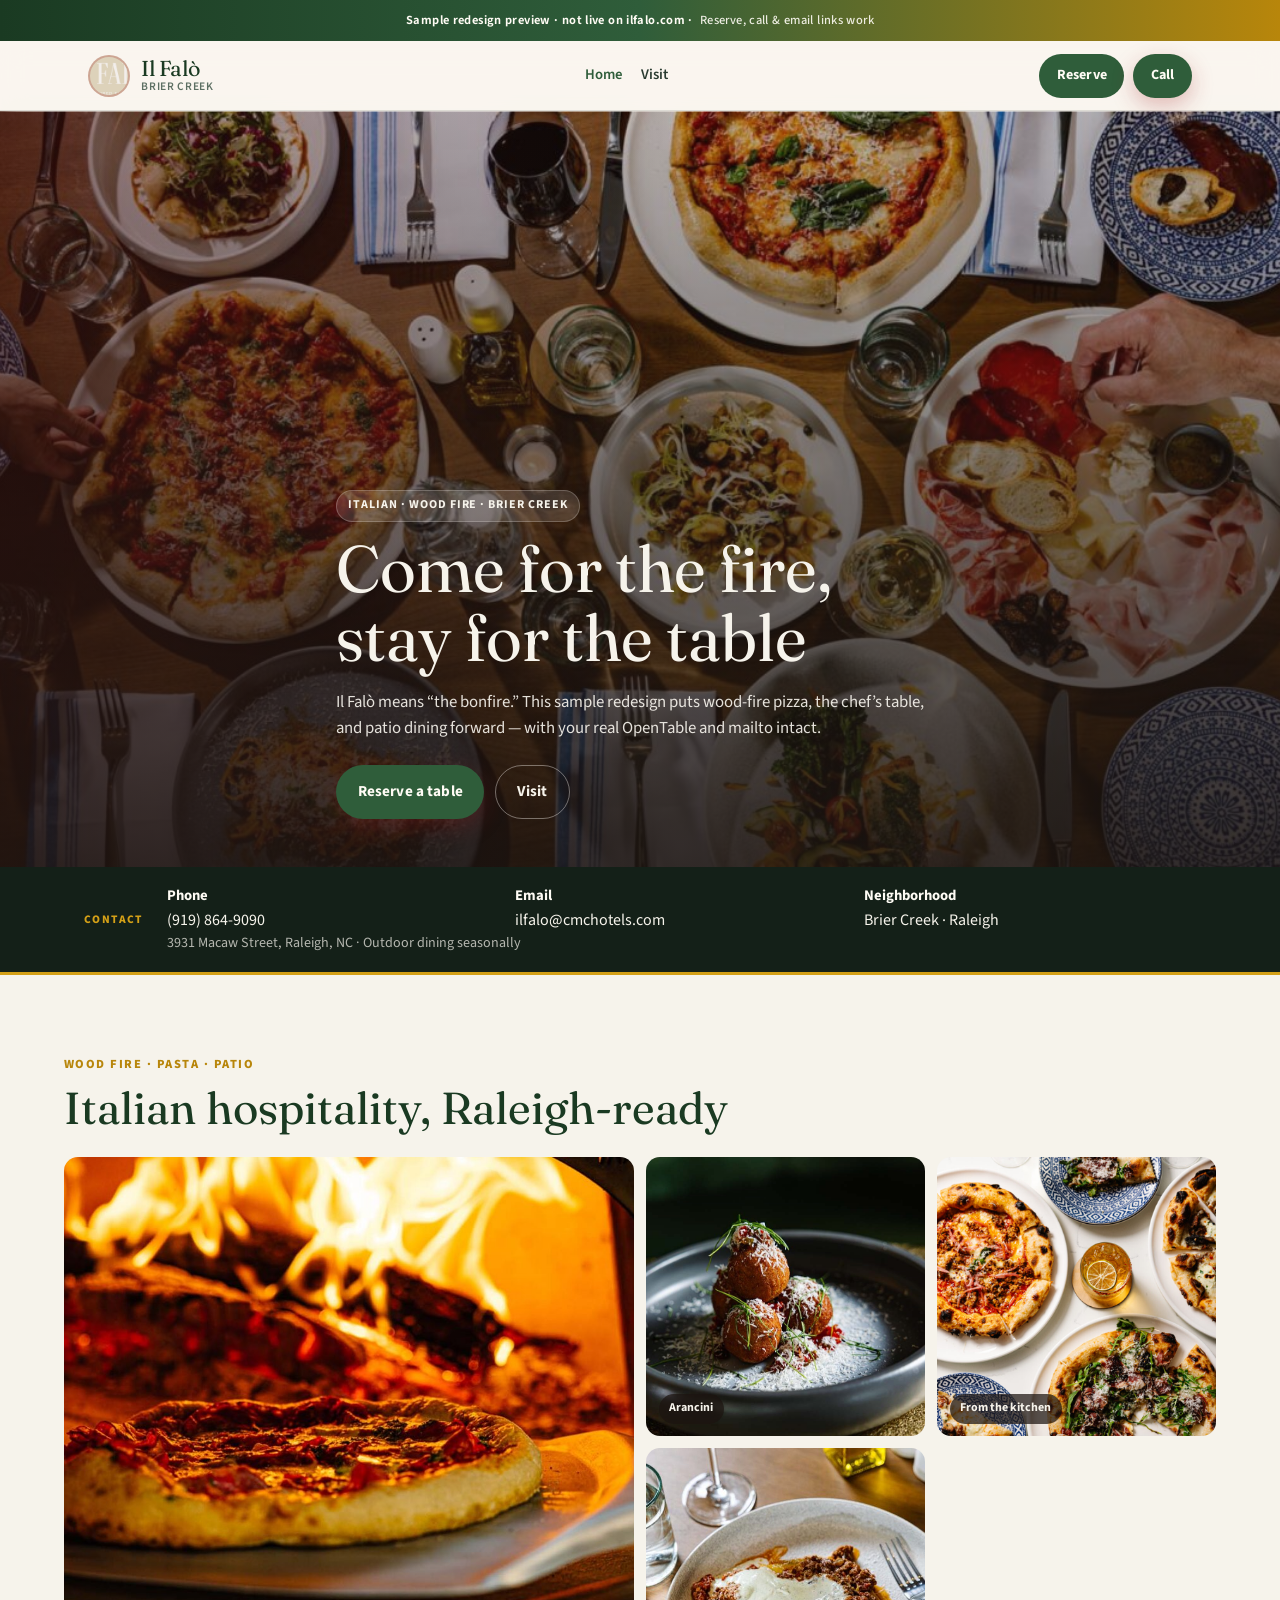
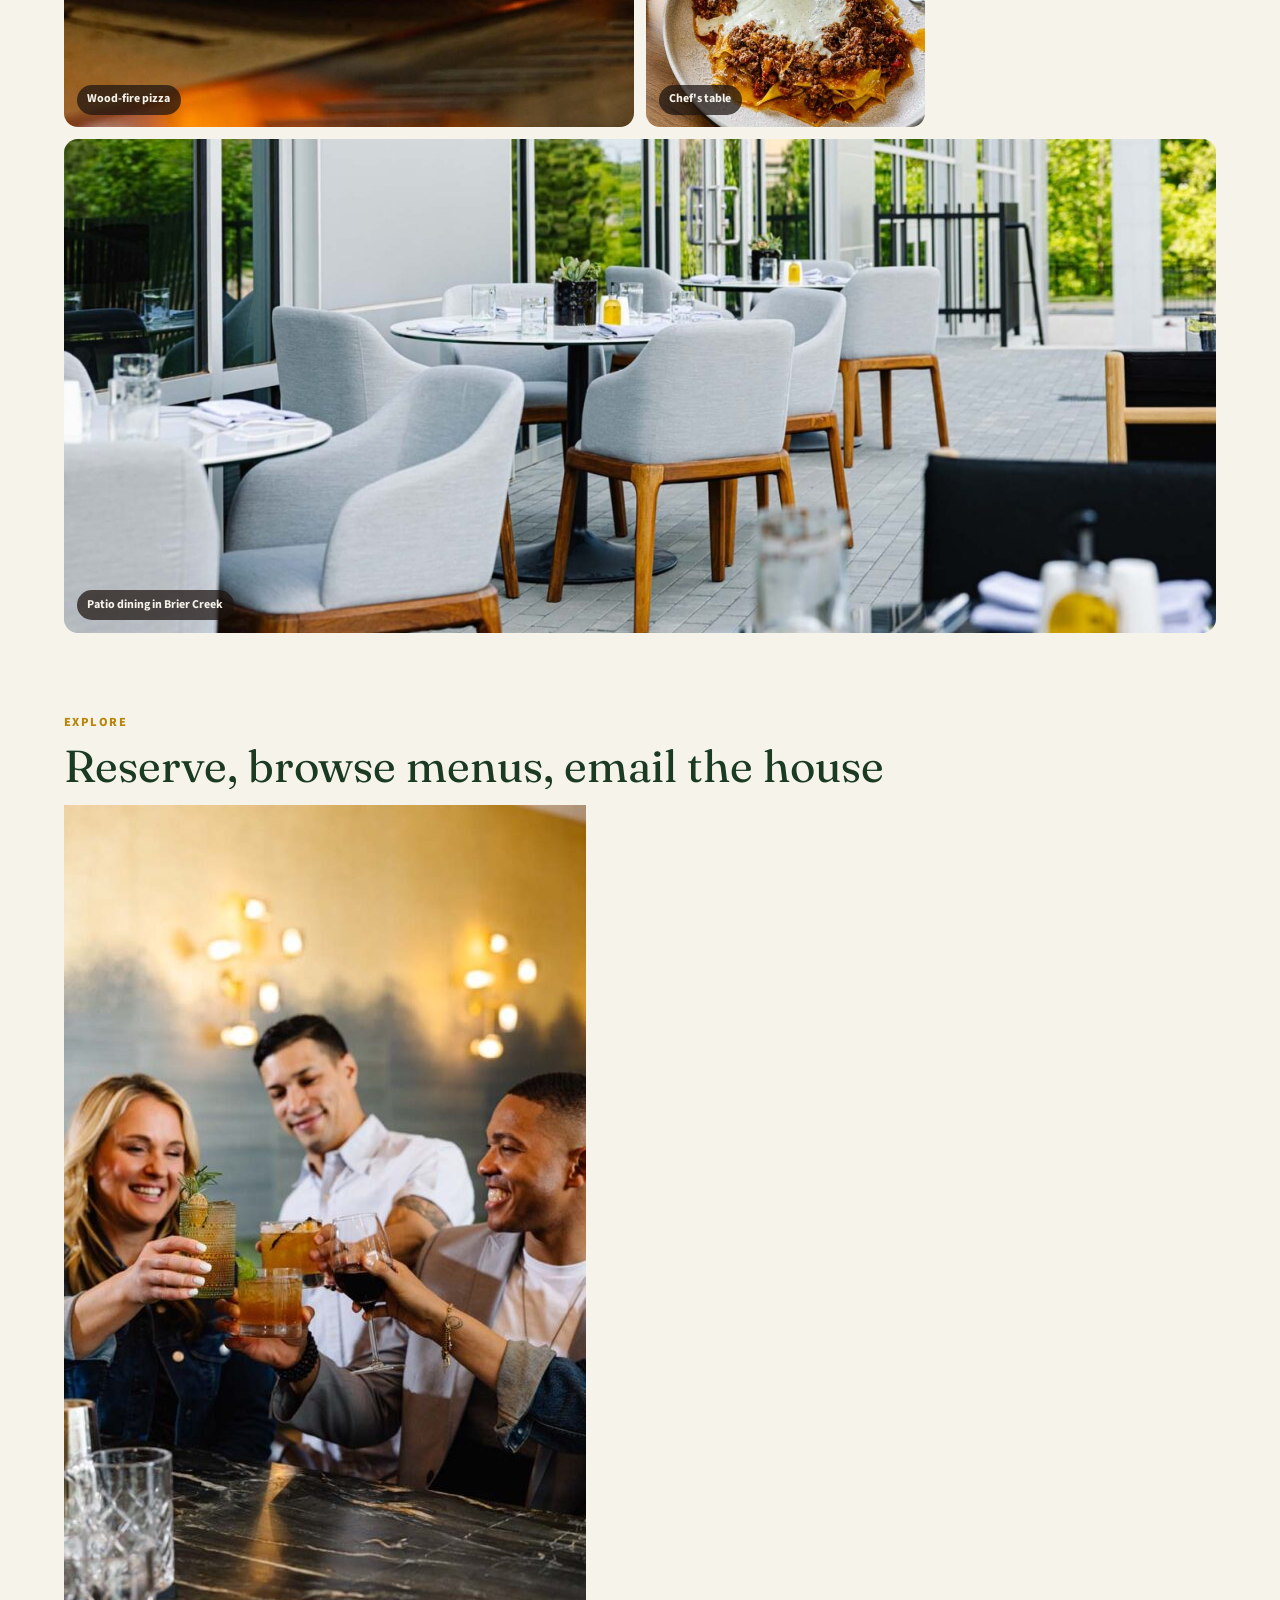
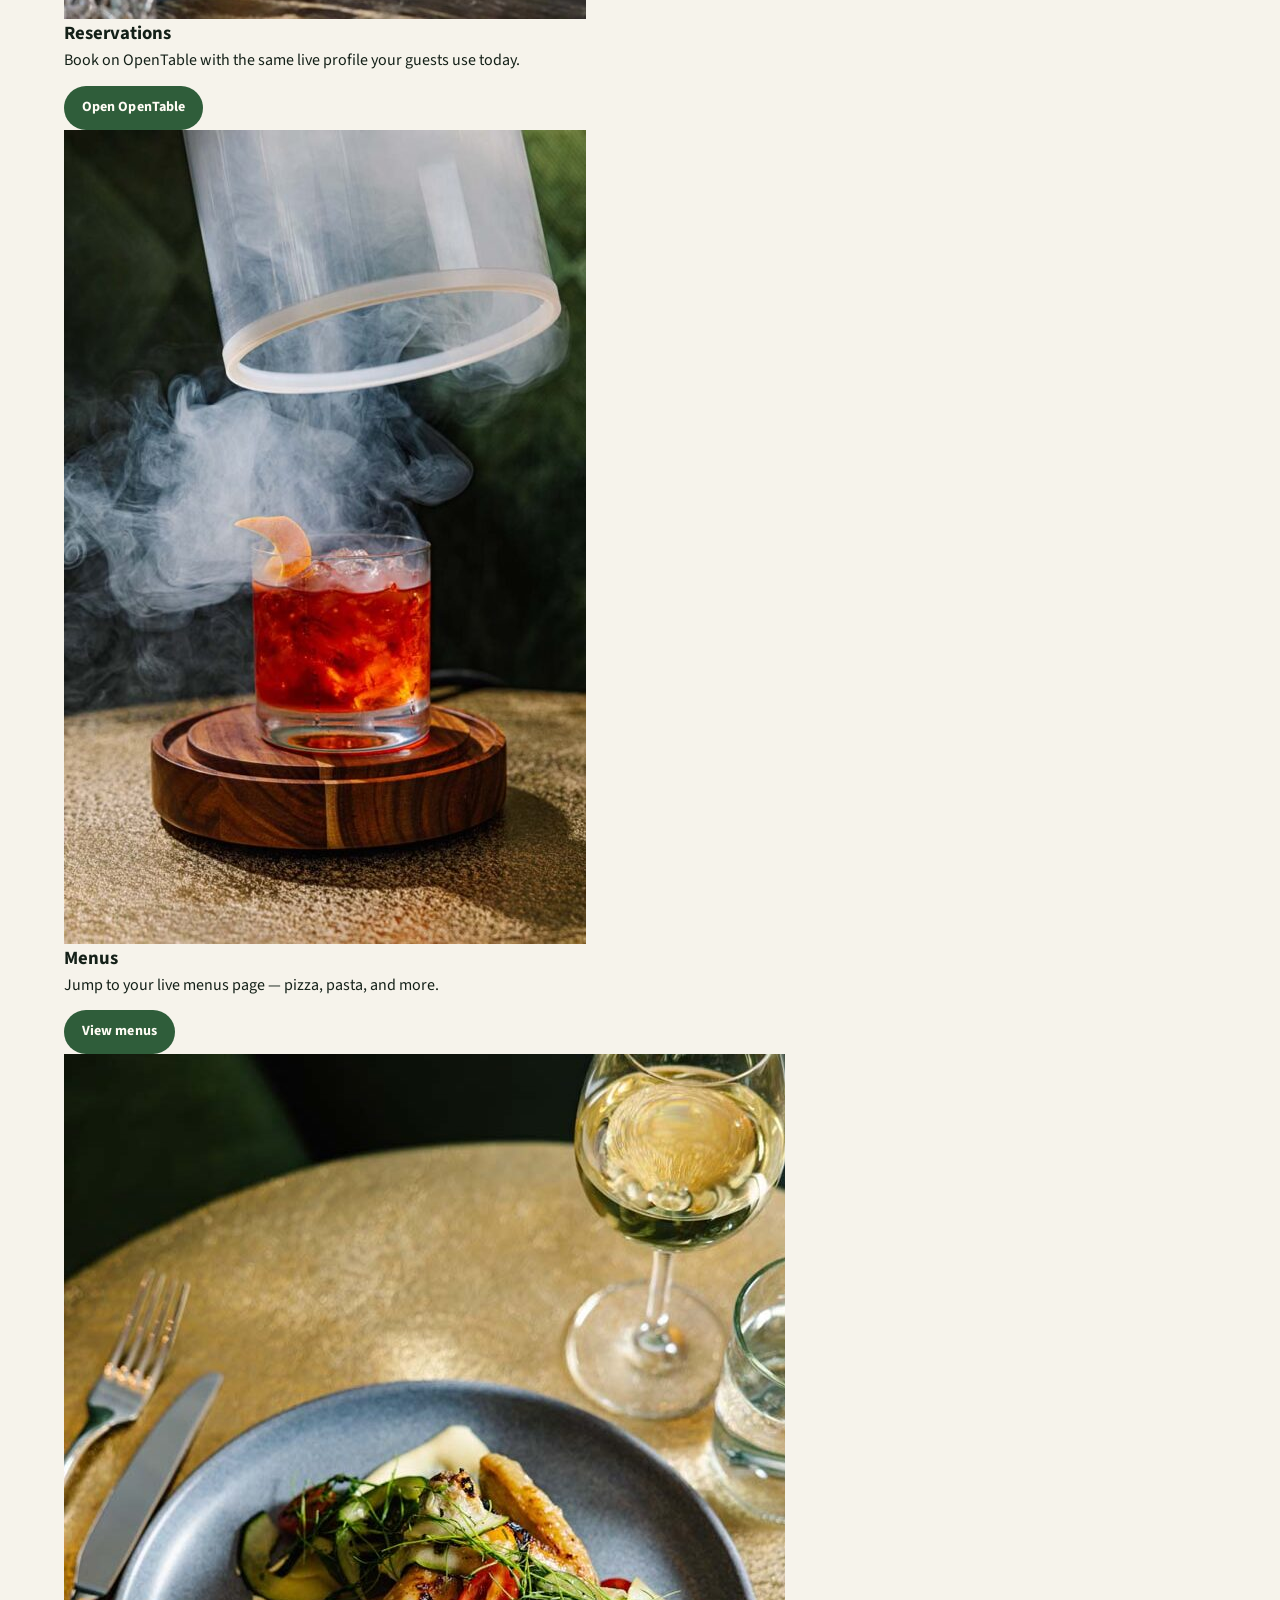
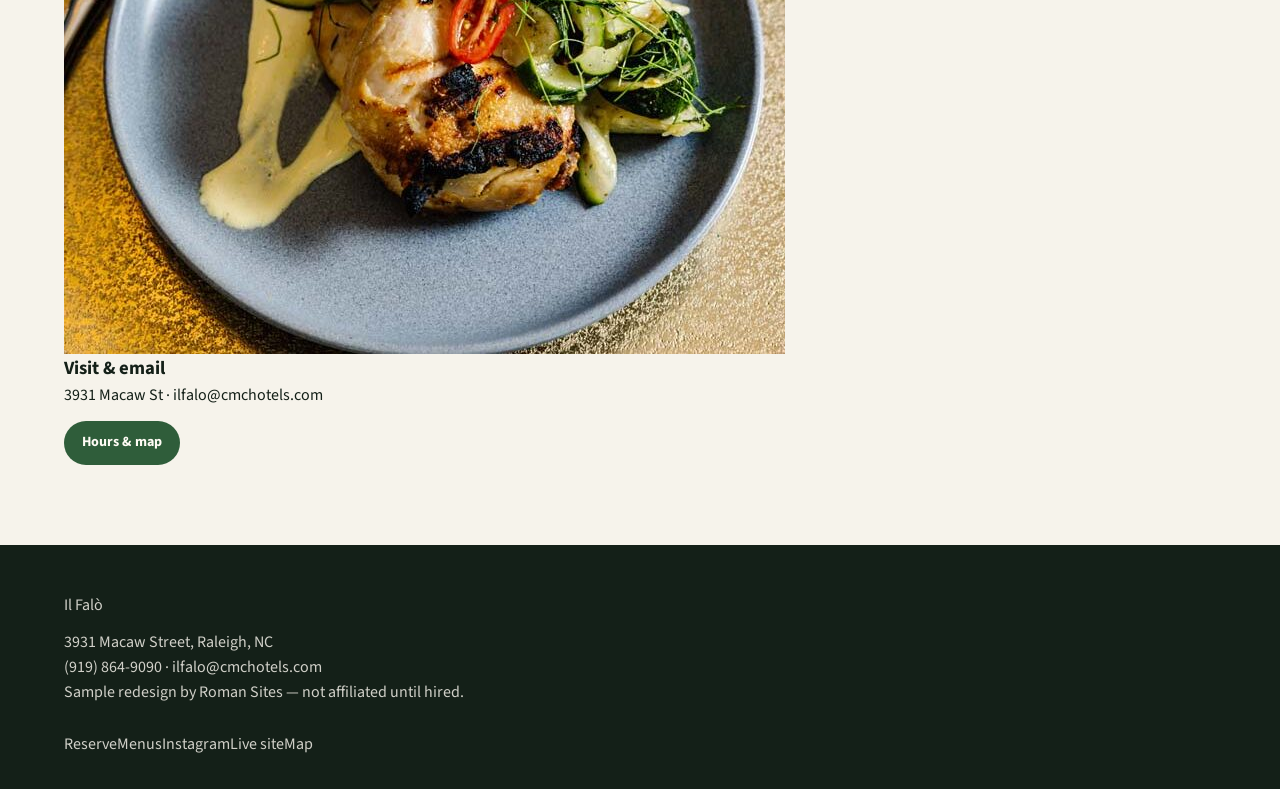
<file: index.html>
<!DOCTYPE html>
<html lang="en">
<head>
<meta charset="utf-8"/>
<meta name="viewport" content="width=device-width, initial-scale=1"/>
<title>Il Falò · Wood-fire Italian in Brier Creek</title>
<meta name="description" content="Il Falò Restaurant — wood-fire pizza and Italian dining in Raleigh's Brier Creek."/>
<link rel="preconnect" href="https://fonts.googleapis.com"/>
<link rel="preconnect" href="https://fonts.gstatic.com" crossorigin/>
<link href="https://fonts.googleapis.com/css2?family=Fraunces:opsz,wght@9..144,500;700&family=Source+Sans+3:wght@400;600;700&display=swap" rel="stylesheet"/>
<link rel="stylesheet" href="assets/styles.css"/>
<link rel="icon" href="assets/logo.png"/>
</head>
<body>
  <div class="preview-banner" role="status">Sample redesign preview · not live on ilfalo.com · <span>Reserve, call &amp; email links work</span></div>
  <header class="site-header">
    <div class="nav-inner">
      <a class="brand" href="index.html"><img class="brand-mark" src="assets/logo.png" alt="Il Falò logo" width="42" height="42"/><span class="brand-text"><span class="brand-name">Il Falò</span><span class="brand-tag">Brier Creek</span></span></a>
      <nav class="nav-links" aria-label="Primary"><a href="index.html" aria-current="page">Home</a><a href="visit.html">Visit</a></nav>
      <div class="nav-ctas">
        <a class="btn btn-secondary" href="https://www.opentable.com/restaurant/profile/1266757/reserve?rid=1266757&amp;restref=1266757" target="_blank" rel="noopener">Reserve</a>
        <a class="btn btn-primary" href="tel:9198649090">Call</a>
        <button class="nav-toggle" type="button" data-nav-toggle aria-expanded="false" aria-controls="mobile-nav" aria-label="Open menu"><span></span></button>
      </div>
    </div>
    <div class="mobile-panel" id="mobile-nav" data-mobile-panel>
      <a href="visit.html">Visit</a>
      <a href="tel:9198649090">Call (919) 864-9090</a>
      <a href="mailto:ilfalo@cmchotels.com">Email ilfalo@cmchotels.com</a>
      <div class="mobile-ctas">
        <a class="btn btn-secondary" href="https://www.opentable.com/restaurant/profile/1266757/reserve?rid=1266757&amp;restref=1266757" target="_blank" rel="noopener">Reserve</a>
        <a class="btn btn-primary" href="tel:9198649090">Call</a>
      </div>
    </div>
  </header>
<main>
<section class="hero">
  <div class="hero-media" aria-hidden="true"><img src="assets/hero.jpg" alt="" width="1600" height="900" fetchpriority="high"/></div>
  <div class="hero-shade" aria-hidden="true"></div>
  <div class="hero-content">
    <p class="eyebrow">Italian · wood fire · Brier Creek</p>
    <h1>Come for the fire, stay for the table</h1>
    <p class="hero-lead">Il Falò means “the bonfire.” This sample redesign puts wood-fire pizza, the chef’s table, and patio dining forward — with your real OpenTable and mailto intact.</p>
    <div class="hero-actions">
      <a class="btn btn-primary btn-lg" href="https://www.opentable.com/restaurant/profile/1266757/reserve?rid=1266757&amp;restref=1266757" target="_blank" rel="noopener">Reserve a table</a>
      <a class="btn btn-ghost btn-lg btn-on-dark" href="visit.html">Visit</a>
    </div>
  </div>
</section>
<aside class="hours-strip" aria-label="Hours"><div class="hours-strip-inner"><div class="hours-label">Contact</div><div><div class="hours-grid"><div><strong>Phone</strong><a href="tel:9198649090">(919) 864-9090</a></div><div><strong>Email</strong><a href="mailto:ilfalo@cmchotels.com">ilfalo@cmchotels.com</a></div><div><strong>Neighborhood</strong>Brier Creek · Raleigh</div></div><p class="hours-note">3931 Macaw Street, Raleigh, NC · Outdoor dining seasonally</p></div></div></aside>
<section class="photo-mosaic section"><div class="section-inner">
<p class="section-kicker">Wood fire · pasta · patio</p>
<h2>Italian hospitality, Raleigh-ready</h2>
<div class="photo-mosaic-grid" style="margin-top:1.5rem">
<figure class="tile"><img src="assets/pizza.jpg" alt="Wood-fire pizza" width="1500" height="1000" loading="lazy"/><figcaption class="tile-caption">Wood-fire pizza</figcaption></figure>
<figure class="tile"><img src="assets/arancini.jpg" alt="Arancini" width="1500" height="1000" loading="lazy"/><figcaption class="tile-caption">Arancini</figcaption></figure>
<figure class="tile"><img src="assets/dish4.jpg" alt="Italian plate" width="1500" height="1000" loading="lazy"/><figcaption class="tile-caption">From the kitchen</figcaption></figure>
<figure class="tile"><img src="assets/chefs.jpg" alt="Chef's table" width="1500" height="1000" loading="lazy"/><figcaption class="tile-caption">Chef's table</figcaption></figure>
<figure class="tile wide"><img src="assets/patio.jpg" alt="Patio dining" width="2000" height="900" loading="lazy"/><figcaption class="tile-caption">Patio dining in Brier Creek</figcaption></figure>
</div></div></section>
<section class="section" style="padding-top:0"><div class="section-inner">
<p class="section-kicker">Explore</p><h2>Reserve, browse menus, email the house</h2>
<div class="card-grid">
<article class="card"><img src="assets/dish1.jpg" alt="Reserve" loading="lazy"/><div class="card-body"><h3>Reservations</h3><p>Book on OpenTable with the same live profile your guests use today.</p><p style="margin-top:.8rem"><a class="btn btn-secondary" href="https://www.opentable.com/restaurant/profile/1266757/reserve?rid=1266757&amp;restref=1266757" target="_blank" rel="noopener">Open OpenTable</a></p></div></article>
<article class="card"><img src="assets/dish2.jpg" alt="Menus" loading="lazy"/><div class="card-body"><h3>Menus</h3><p>Jump to your live menus page — pizza, pasta, and more.</p><p style="margin-top:.8rem"><a class="btn btn-secondary" href="https://www.ilfalo.com/menus/" target="_blank" rel="noopener">View menus</a></p></div></article>
<article class="card"><img src="assets/dish3.jpg" alt="Visit" loading="lazy"/><div class="card-body"><h3>Visit &amp; email</h3><p>3931 Macaw St · <a href="mailto:ilfalo@cmchotels.com">ilfalo@cmchotels.com</a></p><p style="margin-top:.8rem"><a class="btn btn-secondary" href="visit.html">Hours &amp; map</a></p></div></article>
</div>
</div></section>
</main>
  <footer class="site-footer"><div class="footer-inner"><div><div class="footer-brand">Il Falò</div><div class="footer-meta" style="margin-top:.75rem"><p>3931 Macaw Street, Raleigh, NC</p><p><a href="tel:9198649090">(919) 864-9090</a> · <a href="mailto:ilfalo@cmchotels.com">ilfalo@cmchotels.com</a></p><p>Sample redesign by Roman Sites — not affiliated until hired.</p></div></div><div class="footer-links"><a href="https://www.opentable.com/restaurant/profile/1266757/reserve?rid=1266757&amp;restref=1266757" target="_blank" rel="noopener">Reserve</a><a href="https://www.ilfalo.com/menus/" target="_blank" rel="noopener">Menus</a><a href="https://www.instagram.com/ilfaloraleigh/" target="_blank" rel="noopener">Instagram</a><a href="https://www.ilfalo.com/" target="_blank" rel="noopener">Live site</a><a href="https://www.google.com/maps/search/?api=1&amp;query=Il+Falo+3931+Macaw+Street+Raleigh+NC" target="_blank" rel="noopener">Map</a></div></div></footer>
<script src="assets/site.js"></script>
</body></html>
</file>
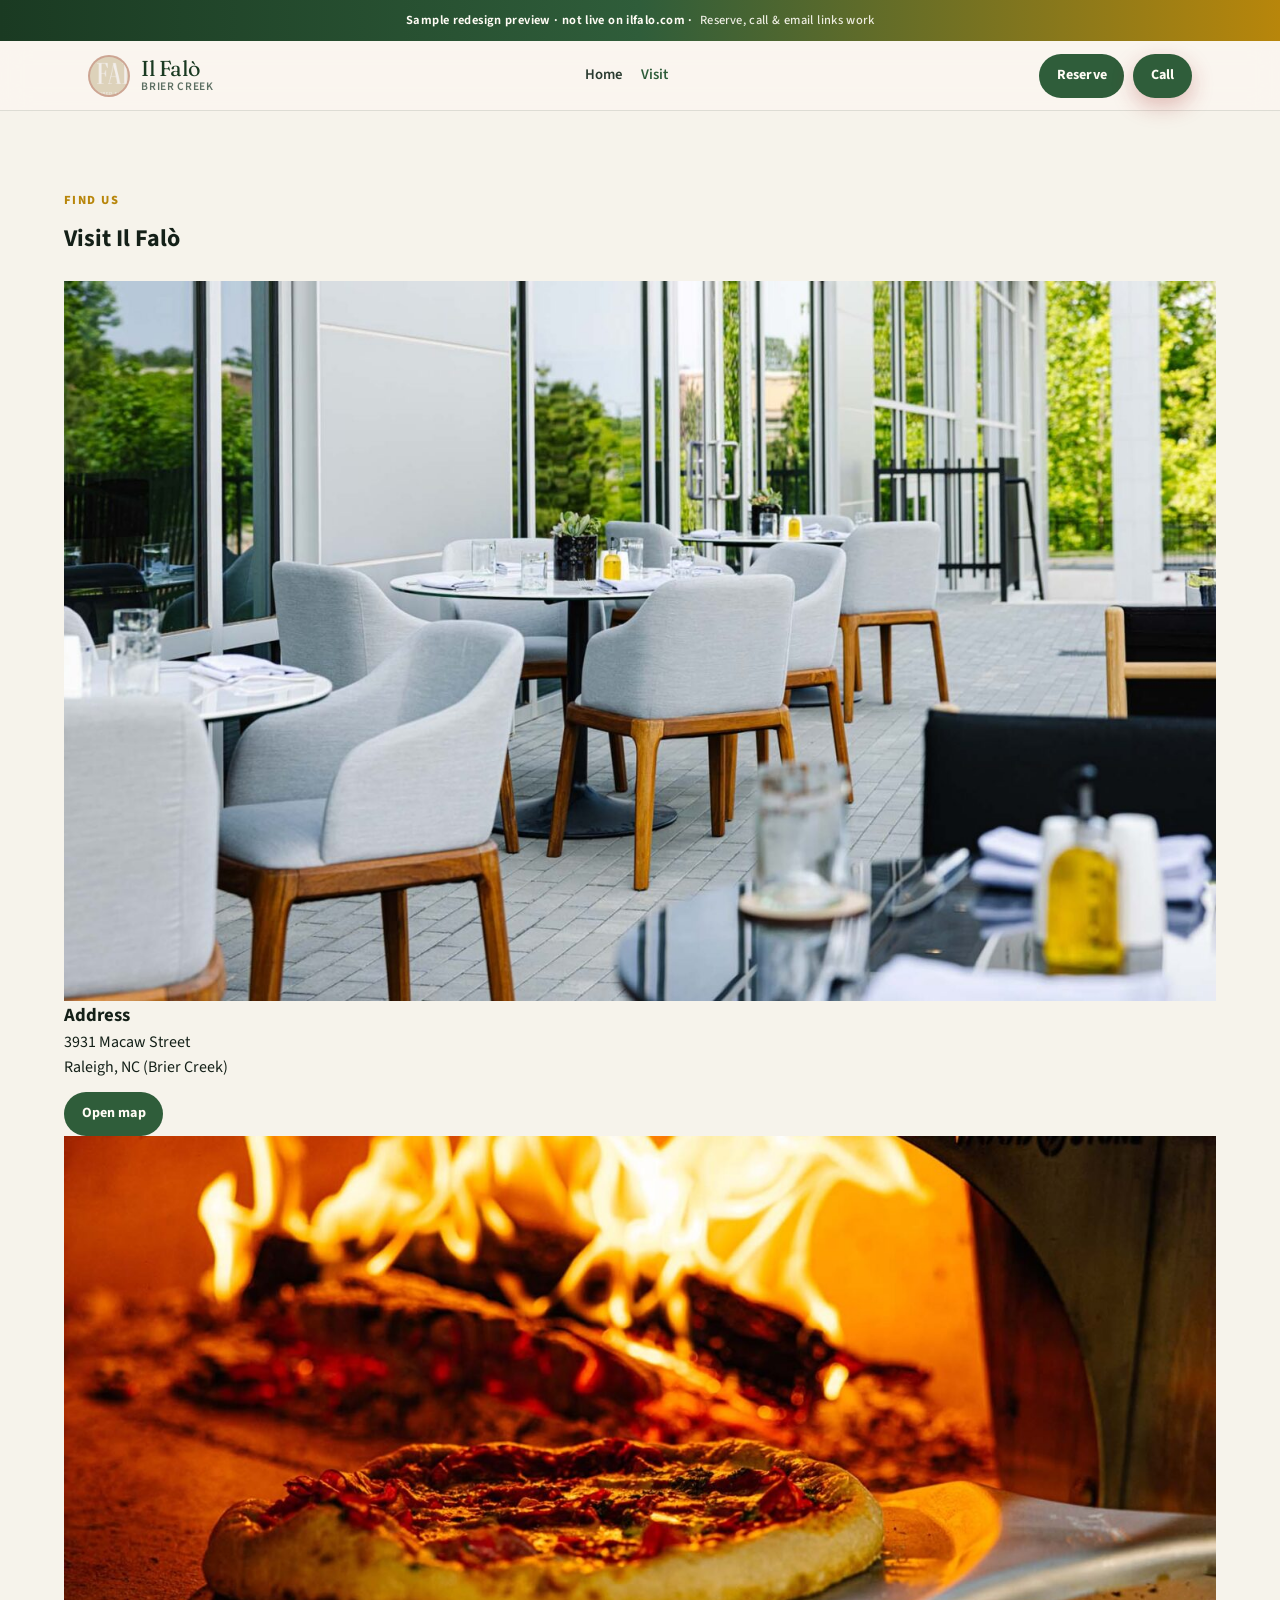
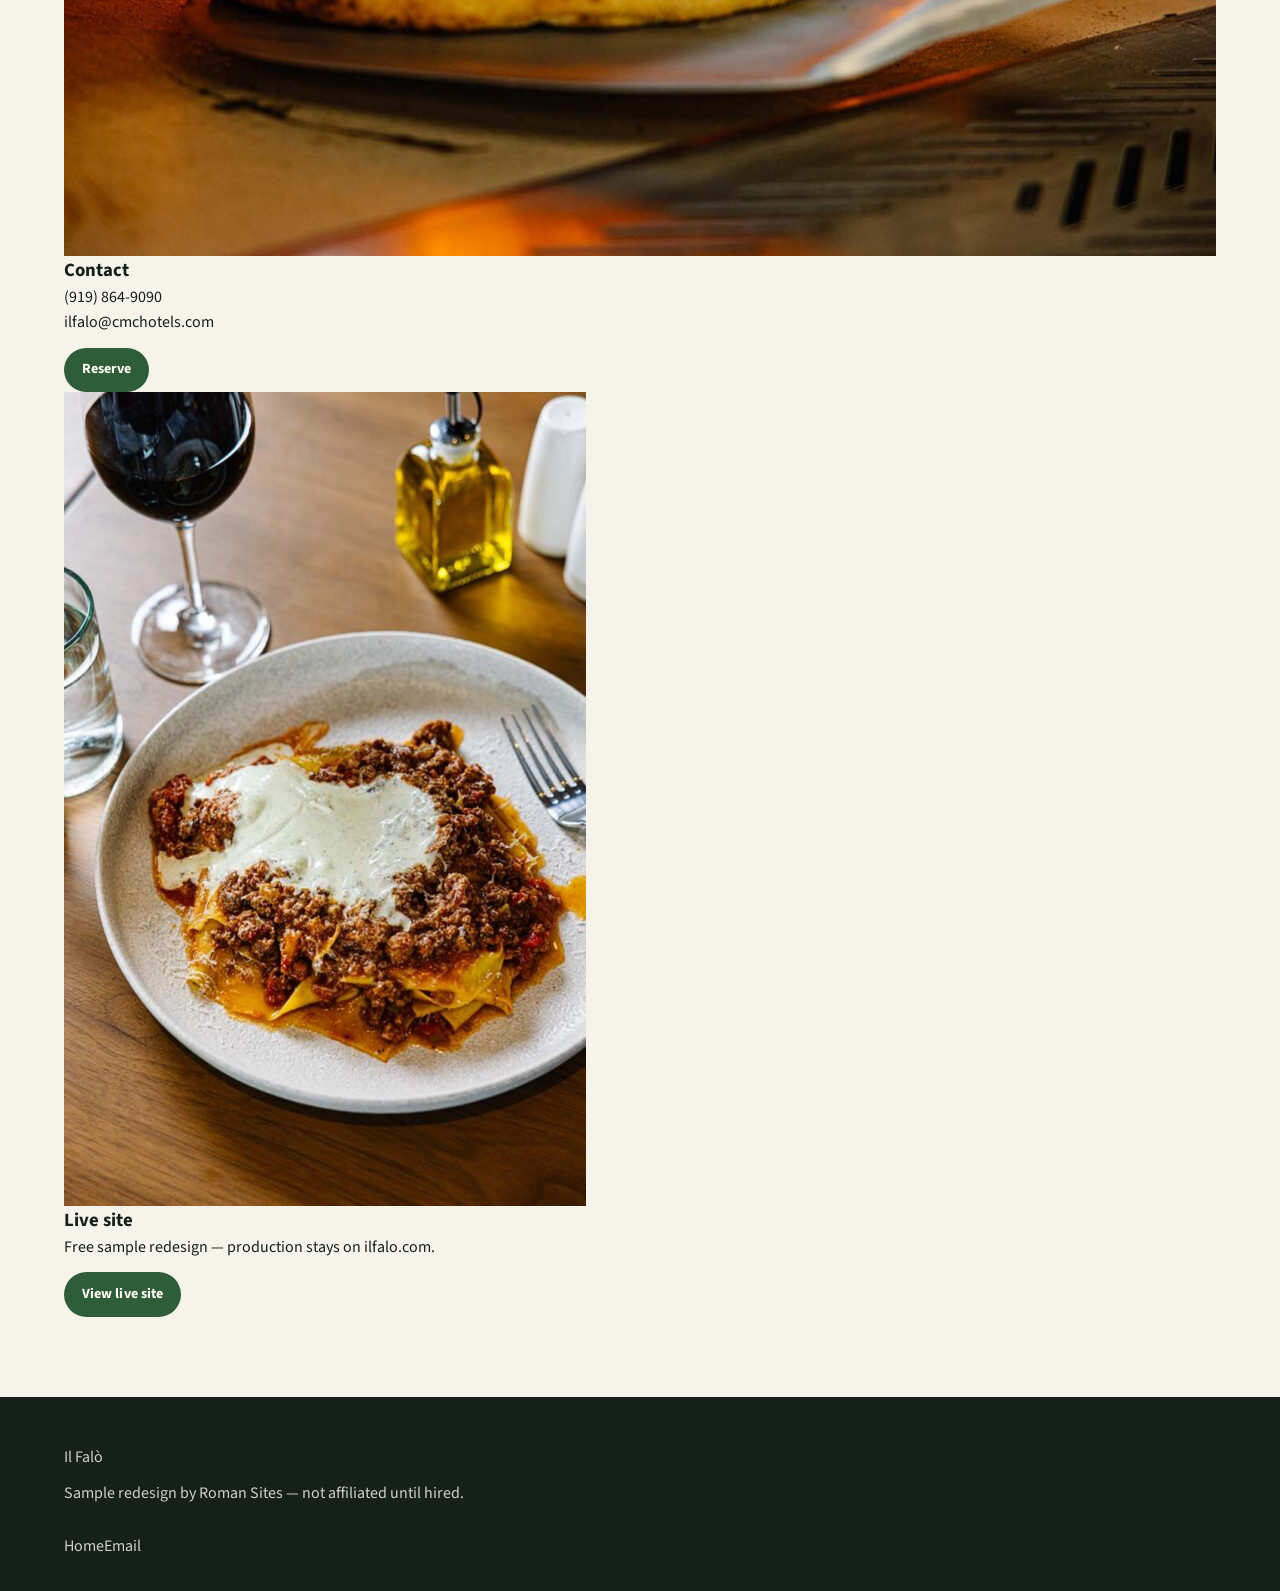
<file: visit.html>
<!DOCTYPE html>
<html lang="en">
<head>
<meta charset="utf-8"/>
<meta name="viewport" content="width=device-width, initial-scale=1"/>
<title>Visit · Il Falò Raleigh</title>
<meta name="description" content="Address, phone, and email for Il Falò Restaurant in Brier Creek, Raleigh."/>
<link rel="preconnect" href="https://fonts.googleapis.com"/>
<link rel="preconnect" href="https://fonts.gstatic.com" crossorigin/>
<link href="https://fonts.googleapis.com/css2?family=Fraunces:opsz,wght@9..144,500;700&family=Source+Sans+3:wght@400;600;700&display=swap" rel="stylesheet"/>
<link rel="stylesheet" href="assets/styles.css"/>
<link rel="icon" href="assets/logo.png"/>
</head>
<body>
  <div class="preview-banner" role="status">Sample redesign preview · not live on ilfalo.com · <span>Reserve, call &amp; email links work</span></div>
  <header class="site-header">
    <div class="nav-inner">
      <a class="brand" href="index.html"><img class="brand-mark" src="assets/logo.png" alt="Il Falò logo" width="42" height="42"/><span class="brand-text"><span class="brand-name">Il Falò</span><span class="brand-tag">Brier Creek</span></span></a>
      <nav class="nav-links" aria-label="Primary"><a href="index.html">Home</a><a href="visit.html" aria-current="page">Visit</a></nav>
      <div class="nav-ctas">
        <a class="btn btn-secondary" href="https://www.opentable.com/restaurant/profile/1266757/reserve?rid=1266757&amp;restref=1266757" target="_blank" rel="noopener">Reserve</a>
        <a class="btn btn-primary" href="tel:9198649090">Call</a>
        <button class="nav-toggle" type="button" data-nav-toggle aria-expanded="false" aria-controls="mobile-nav" aria-label="Open menu"><span></span></button>
      </div>
    </div>
    <div class="mobile-panel" id="mobile-nav" data-mobile-panel>
      <a href="index.html">Home</a>
      <a href="mailto:ilfalo@cmchotels.com">ilfalo@cmchotels.com</a>
    </div>
  </header>
<main>
<section class="section"><div class="section-inner">
<p class="section-kicker">Find us</p>
<h1>Visit Il Falò</h1>
<div class="card-grid" style="margin-top:1.5rem">
<article class="card"><img src="assets/patio.jpg" alt="Patio" loading="lazy"/><div class="card-body">
<h3>Address</h3>
<p>3931 Macaw Street<br/>Raleigh, NC (Brier Creek)</p>
<p style="margin-top:.8rem"><a class="btn btn-secondary" href="https://www.google.com/maps/search/?api=1&amp;query=Il+Falo+3931+Macaw+Street+Raleigh+NC" target="_blank" rel="noopener">Open map</a></p>
</div></article>
<article class="card"><img src="assets/pizza.jpg" alt="Contact" loading="lazy"/><div class="card-body">
<h3>Contact</h3>
<p><a href="tel:9198649090">(919) 864-9090</a><br/>
<a href="mailto:ilfalo@cmchotels.com">ilfalo@cmchotels.com</a></p>
<p style="margin-top:.8rem"><a class="btn btn-secondary" href="https://www.opentable.com/restaurant/profile/1266757/reserve?rid=1266757&amp;restref=1266757" target="_blank" rel="noopener">Reserve</a></p>
</div></article>
<article class="card"><img src="assets/chefs.jpg" alt="Live" loading="lazy"/><div class="card-body">
<h3>Live site</h3>
<p>Free sample redesign — production stays on ilfalo.com.</p>
<p style="margin-top:.8rem"><a class="btn btn-secondary" href="https://www.ilfalo.com/" target="_blank" rel="noopener">View live site</a></p>
</div></article>
</div>
</div></section>
</main>
<footer class="site-footer"><div class="footer-inner"><div><div class="footer-brand">Il Falò</div><div class="footer-meta" style="margin-top:.75rem"><p>Sample redesign by Roman Sites — not affiliated until hired.</p></div></div><div class="footer-links"><a href="index.html">Home</a><a href="mailto:ilfalo@cmchotels.com">Email</a></div></div></footer>
<script src="assets/site.js"></script>
</body></html>
</file>
<file: assets/styles.css>
/* Roman Sites preview — Bida Manda */

:root {
  --chile: #0f6b4c;
  --chile-deep: #0a4a35;
  --terracotta: #c4a35a;
  --marigold: #d4b56a;
  --cream: #f4f1e8;
  --linen: #e7e1d2;
  --sand: #ddd4c0;
  --ink: #142018;
  --ink-soft: #2a3b30;
  --muted: #5d6f63;
  --leaf: #0f6b4c;
  --leaf-deep: #0a4a35;
  --white: #fffcf5;
  --border: rgba(20, 32, 24, 0.12);
  --banner-h: 2.55rem;
  --nav-h: 4.35rem;
  --max: 72rem;
  --radius: 14px;
  --font-display: "Fraunces", "Iowan Old Style", Georgia, serif;
  --font-body: "Source Sans 3", "Avenir Next", "Segoe UI", system-ui, sans-serif;
  --ease: cubic-bezier(0.22, 1, 0.36, 1);
  --shadow: 0 18px 50px rgba(10, 30, 22, 0.18);
}
.preview-banner { background: linear-gradient(90deg, #3b1d12, #7a3b1f, #d4a017) !important; }
.brand-name { color: var(--chile-deep) !important; }


*, *::before, *::after { box-sizing: border-box; margin: 0; padding: 0; }
html { scroll-behavior: smooth; }
body {
  font-family: var(--font-body);
  color: var(--ink);
  background: var(--cream);
  line-height: 1.55;
  -webkit-font-smoothing: antialiased;
}
img { max-width: 100%; display: block; }
a { color: inherit; text-decoration: none; }
ul { list-style: none; }
button { font: inherit; border: 0; background: none; cursor: pointer; color: inherit; }

.preview-banner {
  position: sticky; top: 0; z-index: 1000;
  min-height: var(--banner-h);
  display: flex; align-items: center; justify-content: center; gap: .45rem;
  padding: .55rem 1rem;
  background: linear-gradient(90deg, var(--chile), var(--terracotta));
  color: var(--white);
  font-size: .78rem; font-weight: 650; letter-spacing: .03em; text-align: center;
}
.preview-banner span { opacity: .9; font-weight: 500; }

.site-header {
  position: sticky; top: var(--banner-h); z-index: 900;
  background: rgba(250, 246, 239, 0.92);
  backdrop-filter: blur(14px); -webkit-backdrop-filter: blur(14px);
  border-bottom: 1px solid var(--border);
}
.nav-inner {
  max-width: var(--max); margin: 0 auto; height: var(--nav-h);
  padding: 0 1.15rem; display: flex; align-items: center; justify-content: space-between; gap: 1rem;
}
.brand { display: flex; align-items: center; gap: .7rem; min-width: 0; }
.brand-mark {
  width: 42px; height: 42px; border-radius: 50%;
  object-fit: cover; border: 2px solid rgba(155,28,28,.25); background: var(--sand);
}
.brand-text { display: flex; flex-direction: column; line-height: 1.1; }
.brand-name { font-family: var(--font-display); font-size: 1.35rem; color: var(--chile-deep); letter-spacing: -.02em; }
.brand-tag { font-size: .72rem; color: var(--muted); font-weight: 600; letter-spacing: .06em; text-transform: uppercase; }
.nav-links { display: none; gap: 1.15rem; align-items: center; font-size: .92rem; font-weight: 600; }
.nav-links a { color: var(--ink-soft); }
.nav-links a:hover, .nav-links a[aria-current="page"] { color: var(--chile); }
.nav-ctas { display: flex; align-items: center; gap: .55rem; }
.nav-toggle {
  width: 42px; height: 42px; display: inline-flex; align-items: center; justify-content: center;
  border-radius: 10px; border: 1px solid var(--border); background: var(--white);
}
.nav-toggle span, .nav-toggle span::before, .nav-toggle span::after {
  display: block; width: 18px; height: 2px; background: var(--ink); position: relative; border-radius: 2px;
}
.nav-toggle span::before, .nav-toggle span::after { content: ""; position: absolute; left: 0; }
.nav-toggle span::before { top: -6px; }
.nav-toggle span::after { top: 6px; }
.mobile-panel {
  display: none; flex-direction: column; gap: .35rem; padding: .5rem 1.15rem 1.15rem;
  border-top: 1px solid var(--border); background: var(--cream);
}
.mobile-panel.open { display: flex; }
.mobile-panel a {
  padding: .75rem .85rem; border-radius: 10px; font-weight: 600; color: var(--ink-soft);
}
.mobile-panel a:hover { background: var(--linen); color: var(--chile); }
.mobile-ctas { display: grid; grid-template-columns: 1fr 1fr; gap: .55rem; margin-top: .4rem; }

.btn {
  display: inline-flex; align-items: center; justify-content: center; gap: .4rem;
  padding: .7rem 1.1rem; border-radius: 999px; font-weight: 700; font-size: .88rem;
  letter-spacing: .01em; transition: transform .2s var(--ease), box-shadow .2s var(--ease), background .2s;
  white-space: nowrap;
}
.btn:hover { transform: translateY(-1px); }
.btn-primary { background: var(--chile); color: var(--white); box-shadow: 0 8px 22px rgba(155,28,28,.28); }
.btn-primary:hover { background: var(--chile-deep); }
.btn-secondary { background: var(--leaf); color: var(--white); }
.btn-secondary:hover { background: var(--leaf-deep); }
.btn-ghost {
  background: transparent; color: var(--ink); border: 1.5px solid rgba(28,20,16,.22);
}
.btn-ghost:hover { border-color: var(--chile); color: var(--chile); }
.btn-lg { padding: .9rem 1.35rem; font-size: .95rem; }
.btn-on-dark.btn-ghost { color: var(--cream); border-color: rgba(250,246,239,.4); }
.btn-on-dark.btn-ghost:hover { background: rgba(255,255,255,.08); border-color: var(--cream); }

.hero {
  position: relative; min-height: min(84vh, 760px);
  display: grid; align-items: end; color: var(--cream); overflow: hidden;
}
.hero-media { position: absolute; inset: 0; }
.hero-media img { width: 100%; height: 100%; object-fit: cover; }
.hero-shade {
  position: absolute; inset: 0;
  background:
    linear-gradient(180deg, rgba(28,20,16,.25) 0%, rgba(28,20,16,.55) 45%, rgba(28,20,16,.88) 100%),
    linear-gradient(90deg, rgba(110,16,16,.35), transparent 55%);
}
.hero-content {
  position: relative; z-index: 2; max-width: var(--max); margin: 0 auto;
  padding: 4.5rem 1.25rem 3rem;
}
.eyebrow {
  display: inline-block; margin-bottom: .85rem; padding: .35rem .7rem;
  border-radius: 999px; background: rgba(250,246,239,.14); border: 1px solid rgba(250,246,239,.22);
  font-size: .75rem; font-weight: 700; letter-spacing: .08em; text-transform: uppercase;
}
.hero h1 {
  font-family: var(--font-display); font-weight: 400;
  font-size: clamp(2.35rem, 6vw, 4.1rem); line-height: 1.05; max-width: 14ch;
  margin-bottom: 1rem;
}
.hero-lead { max-width: 38rem; font-size: 1.05rem; color: rgba(250,246,239,.9); margin-bottom: 1.5rem; }
.hero-actions { display: flex; flex-wrap: wrap; gap: .65rem; }

.hours-strip {
  background: var(--ink); color: var(--cream); border-bottom: 3px solid var(--marigold);
}
.hours-strip-inner {
  max-width: var(--max); margin: 0 auto; padding: 1.1rem 1.25rem;
  display: grid; gap: .85rem;
}
.hours-label {
  font-size: .72rem; font-weight: 800; letter-spacing: .12em; text-transform: uppercase; color: var(--marigold);
}
.hours-grid { display: grid; gap: .55rem; }
.hours-grid strong { display: block; color: var(--white); font-size: .92rem; }
.hours-note { color: rgba(250,246,239,.7); font-size: .88rem; }

.section { padding: 4rem 1.25rem; }
.section-inner { max-width: var(--max); margin: 0 auto; }
.section-kicker {
  color: var(--terracotta); font-size: .78rem; font-weight: 800; letter-spacing: .12em; text-transform: uppercase;
  margin-bottom: .55rem;
}
.section h2 {
  font-family: var(--font-display); font-weight: 400;
  font-size: clamp(1.9rem, 4vw, 2.8rem); line-height: 1.12; margin-bottom: .85rem; color: var(--chile-deep);
}
.section-lead { max-width: 40rem; color: var(--muted); font-size: 1.02rem; margin-bottom: 1.75rem; }

.photo-mosaic-grid {
  display: grid; gap: .75rem;
  grid-template-columns: 1fr 1fr;
}
.tile {
  position: relative; overflow: hidden; border-radius: var(--radius); background: var(--sand);
  min-height: 160px;
}
.tile img { width: 100%; height: 100%; object-fit: cover; aspect-ratio: 4/3; transition: transform .6s var(--ease); }
.tile:hover img { transform: scale(1.04); }
.tile-caption {
  position: absolute; left: .8rem; bottom: .8rem;
  padding: .35rem .65rem; border-radius: 999px;
  background: rgba(28,20,16,.72); color: var(--cream); font-size: .75rem; font-weight: 700;
}
.tile.wide { grid-column: 1 / -1; }
.tile.wide img { aspect-ratio: 21/9; min-height: 220px; }

.feature-grid {
  display: grid; gap: 1rem;
}
.feature-card {
  background: var(--white); border: 1px solid var(--border); border-radius: var(--radius);
  overflow: hidden; box-shadow: 0 10px 30px rgba(28,20,16,.05);
}
.feature-card img { width: 100%; aspect-ratio: 16/10; object-fit: cover; }
.feature-card .pad { padding: 1.2rem 1.25rem 1.4rem; }
.feature-card h3 { font-family: var(--font-display); font-size: 1.45rem; color: var(--chile-deep); margin-bottom: .4rem; }
.feature-card p { color: var(--muted); font-size: .95rem; }

.cta-band {
  margin: 0 1.25rem 4rem; border-radius: calc(var(--radius) + 4px); overflow: hidden;
  background: linear-gradient(135deg, var(--chile-deep), var(--terracotta) 70%, var(--marigold));
  color: var(--white); box-shadow: var(--shadow);
}
.cta-band-inner {
  max-width: var(--max); margin: 0 auto; padding: 2.5rem 1.5rem;
  display: grid; gap: 1.25rem;
}
.cta-band h2 { font-family: var(--font-display); font-size: clamp(1.8rem, 4vw, 2.5rem); line-height: 1.15; color: var(--white); }
.cta-band p { color: rgba(255,253,249,.9); max-width: 34rem; }
.cta-actions { display: flex; flex-wrap: wrap; gap: .65rem; }

.site-footer {
  background: var(--ink); color: rgba(250,246,239,.82); padding: 3rem 1.25rem 2rem;
}
.footer-inner {
  max-width: var(--max); margin: 0 auto;
  display: grid; gap: 1.75rem;
}
.footer-brand .brand-name { color: var(--cream); }
.footer-brand .brand-tag { color: rgba(250,246,239,.55); }
.footer-cols { display: grid; gap: 1.25rem; }
.footer-cols h4 {
  color: var(--marigold); font-size: .72rem; letter-spacing: .12em; text-transform: uppercase; margin-bottom: .55rem;
}
.footer-cols a, .footer-cols p { display: block; margin-bottom: .35rem; font-size: .92rem; }
.footer-cols a:hover { color: var(--cream); }
.footer-bottom {
  border-top: 1px solid rgba(250,246,239,.12); padding-top: 1rem; margin-top: .5rem;
  font-size: .8rem; color: rgba(250,246,239,.5);
}

/* Visit / story */
.page-hero {
  padding: 3.5rem 1.25rem 2rem; background:
    radial-gradient(circle at top right, rgba(196,92,38,.18), transparent 45%),
    linear-gradient(180deg, var(--linen), var(--cream));
  border-bottom: 1px solid var(--border);
}
.page-hero-inner { max-width: var(--max); margin: 0 auto; }
.page-hero h1 {
  font-family: var(--font-display); font-size: clamp(2.2rem, 5vw, 3.4rem);
  color: var(--chile-deep); line-height: 1.08; margin-bottom: .7rem;
}
.page-hero p { max-width: 40rem; color: var(--muted); font-size: 1.05rem; }

.story-layout {
  display: grid; gap: 1.5rem;
}
.story-copy {
  background: var(--white); border: 1px solid var(--border); border-radius: var(--radius);
  padding: 1.5rem; box-shadow: 0 10px 30px rgba(28,20,16,.04);
}
.story-copy p { margin-bottom: 1rem; color: var(--ink-soft); }
.story-copy p:last-child { margin-bottom: 0; }
.story-quote {
  margin: 1.25rem 0 0; padding: 1rem 1.1rem; border-left: 4px solid var(--marigold);
  background: var(--linen); border-radius: 0 12px 12px 0;
  font-family: var(--font-display); font-size: 1.25rem; color: var(--chile-deep);
}
.story-photos { display: grid; gap: .75rem; grid-template-columns: 1fr 1fr; }
.story-photos img { border-radius: var(--radius); width: 100%; aspect-ratio: 4/3; object-fit: cover; }
.story-photos img:first-child { grid-column: 1 / -1; aspect-ratio: 16/9; }

.info-cards { display: grid; gap: 1rem; }
.info-card {
  background: var(--white); border: 1px solid var(--border); border-radius: var(--radius); padding: 1.35rem;
}
.info-card h3 { font-family: var(--font-display); font-size: 1.35rem; color: var(--chile-deep); margin-bottom: .55rem; }
.info-card p, .info-card a { color: var(--muted); display: block; margin-bottom: .3rem; }
.info-card a { color: var(--chile); font-weight: 700; }
.map-embed {
  border-radius: var(--radius); overflow: hidden; border: 1px solid var(--border);
  min-height: 280px; background: var(--sand);
}
.map-embed iframe { width: 100%; height: 320px; border: 0; }

/* Menus */
.menu-tabs {
  display: flex; gap: .45rem; overflow-x: auto; padding-bottom: .35rem; margin-bottom: 1.5rem;
  scrollbar-width: thin;
}
.menu-tab {
  flex: 0 0 auto; padding: .65rem 1rem; border-radius: 999px;
  background: var(--white); border: 1px solid var(--border); font-weight: 700; font-size: .86rem; color: var(--ink-soft);
}
.menu-tab[aria-selected="true"], .menu-tab:hover {
  background: var(--chile); color: var(--white); border-color: var(--chile);
}
.menu-panel[hidden] { display: none; }
.menu-section { margin-bottom: 2rem; }
.menu-section h3 {
  font-family: var(--font-display); font-size: 1.55rem; color: var(--chile-deep);
  margin-bottom: .35rem; padding-bottom: .45rem; border-bottom: 2px solid rgba(232,163,23,.45);
}
.menu-note { color: var(--muted); font-size: .9rem; margin-bottom: 1rem; }
.menu-list { display: grid; gap: .85rem; }
.menu-item {
  display: grid; grid-template-columns: 1fr auto; gap: .35rem .75rem;
  padding: 1rem 0; border-bottom: 1px dashed rgba(28,20,16,.12);
}
.menu-item h4 { font-size: 1rem; font-weight: 750; color: var(--ink); letter-spacing: .01em; }
.menu-item .price { font-weight: 800; color: var(--terracotta); white-space: nowrap; }
.menu-item p { grid-column: 1 / -1; color: var(--muted); font-size: .92rem; }
.menu-sub { margin: .35rem 0 0; padding-left: 0; }
.menu-sub li { color: var(--ink-soft); font-size: .9rem; margin-bottom: .2rem; }
.menu-sub li::before { content: "• "; color: var(--marigold); font-weight: 800; }

.tag-row { display: flex; flex-wrap: wrap; gap: .45rem; margin: 1rem 0 0; }
.tag {
  display: inline-flex; padding: .35rem .7rem; border-radius: 999px;
  background: rgba(155,28,28,.08); color: var(--chile-deep); font-size: .78rem; font-weight: 700;
}

@media (min-width: 720px) {
  .nav-links { display: flex; }
  .nav-toggle { display: none; }
  .hours-strip-inner { grid-template-columns: auto 1fr; align-items: center; gap: 1.5rem; }
  .hours-grid { grid-template-columns: repeat(3, minmax(0,1fr)); gap: 1rem; }
  .photo-mosaic-grid { grid-template-columns: repeat(4, 1fr); }
  .tile:nth-child(1) { grid-column: span 2; grid-row: span 2; }
  .tile:nth-child(1) img { aspect-ratio: 1; height: 100%; }
  .feature-grid { grid-template-columns: repeat(3, 1fr); }
  .cta-band-inner { grid-template-columns: 1.4fr auto; align-items: center; }
  .footer-cols { grid-template-columns: repeat(3, 1fr); }
  .story-layout { grid-template-columns: 1.2fr .9fr; align-items: start; }
  .info-cards { grid-template-columns: repeat(3, 1fr); }
  .menu-list { grid-template-columns: 1fr 1fr; column-gap: 2rem; }
}
@media (min-width: 980px) {
  .nav-inner { padding: 0 1.5rem; }
  .section { padding: 5rem 1.5rem; }
}


:root {
  --chile: #2f5d3a; --chile-deep: #1a3a22; --terracotta: #b8860b; --marigold: #d4a017;
  --cream: #f6f3eb; --linen: #ebe4d4; --sand: #ddd2ba; --ink: #142018; --ink-soft: #2a3b30;
  --muted: #5d6f63; --leaf: #2f5d3a; --leaf-deep: #1a3a22; --white: #fffcf5;
}
.preview-banner { background: linear-gradient(90deg, #1a3a22, #2f5d3a, #b8860b) !important; }
.brand-name { color: var(--chile-deep) !important; }
</file>
